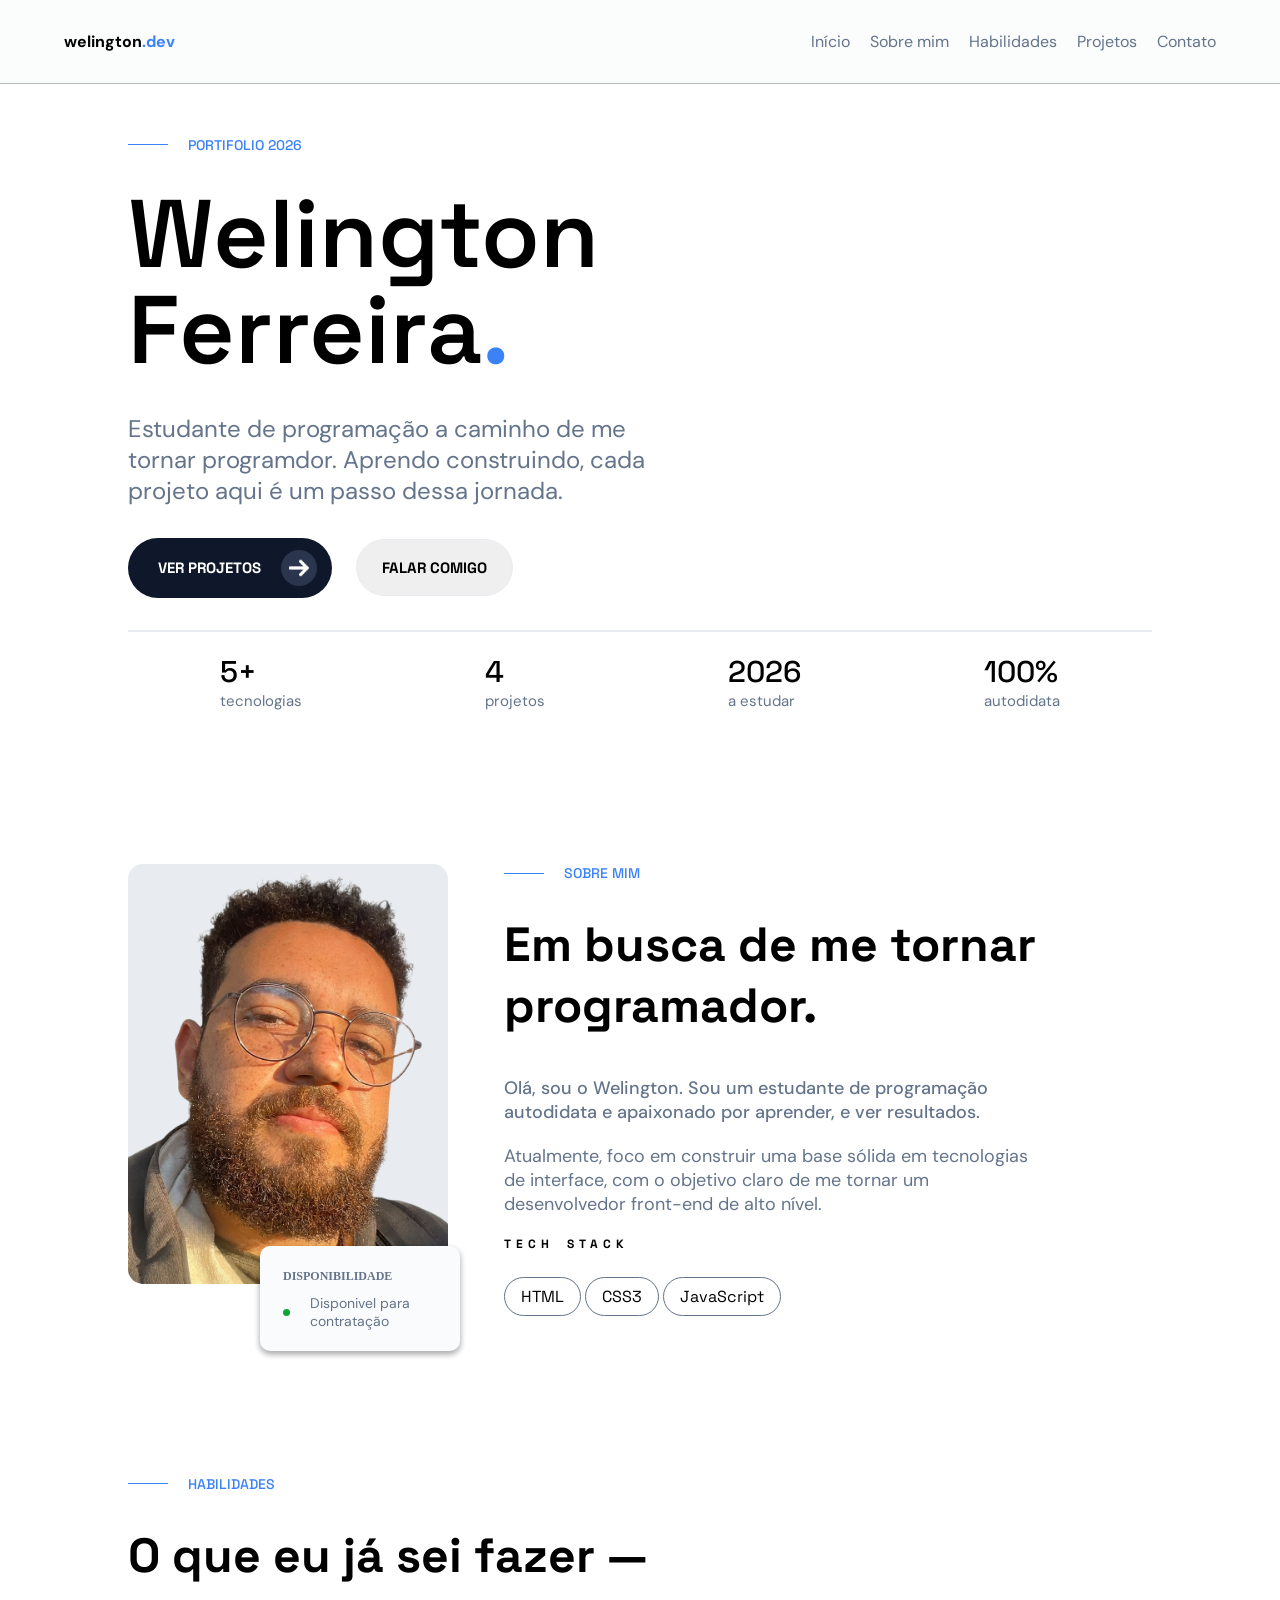
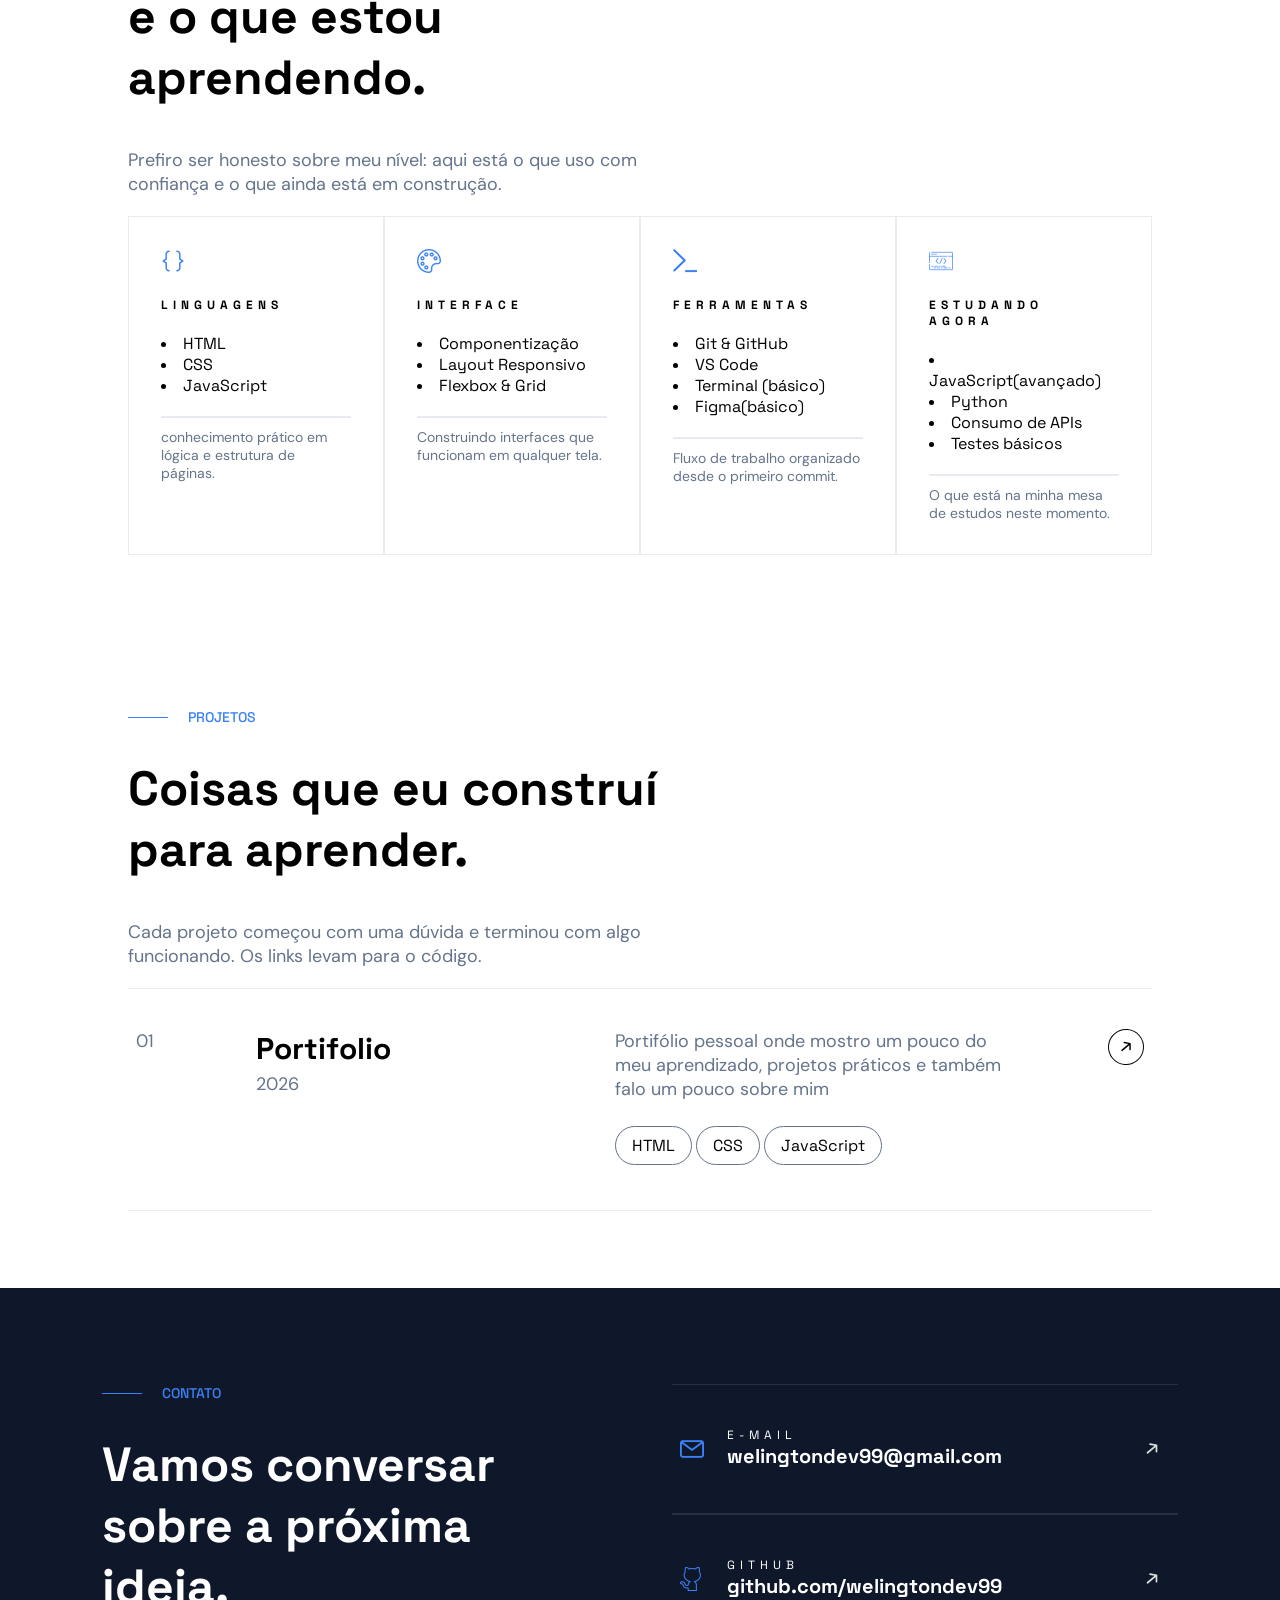
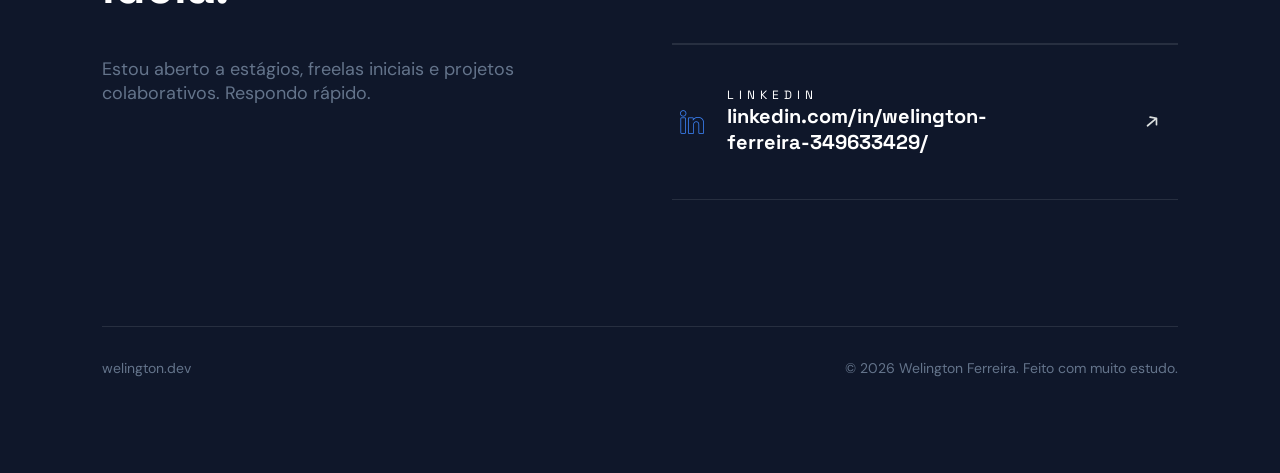
<file: index.html>
<!DOCTYPE html>
<html lang="pt-br">
<head>
    <meta charset="UTF-8">
    <meta name="viewport" content="width=device-width, initial-scale=1.0">
    <!-- SEO básico -->
    <title>Welington Ferreira | Desenvolvedor Front-end</title>
    <meta name="description" content="Portfólio de Welington Ferreira, estudante de programação em busca de se tornar desenvolvedor front-end. HTML, CSS, JavaScript, React e Python.">
    <meta name="author" content="Welington Ferreira">
    <!-- Para compartilhamento social -->
    <meta property="og:title" content="Welington Ferreira | Desenvolvedor Front-end">
    <meta property="og:description" content="Portfólio de Welington Ferreira, estudante de programação.">
    <meta property="og:type" content="website">
    <meta property="og:url" content="https://welingtondev99.github.io/Portifolio">
    <!-- importando fontes -->
    <link rel="preconnect" href="https://fonts.googleapis.com">
    <link rel="preconnect" href="https://fonts.gstatic.com" crossorigin>
    <link href="https://fonts.googleapis.com/css2?family=DM+Sans:ital,opsz,wght@0,9..40,100..1000;1,9..40,100..1000&family=Space+Grotesk:wght@300..700&display=swap" rel="stylesheet">
    <!-- importando css -->
    <link rel="stylesheet" href="./css/global.css">
    <link rel="stylesheet" href="./css/responsivo.css">
    <link rel="icon" href="./img/programmer-favicon.png" type="image">
</head>
<body>
    <!-- cabeçalho -->
    <header class="nav transparente">
        <div class="nova-nav">
            <h4>welington<span class="texto-cor">.dev</span></h4>
       
            <a class="menu">
                <img class="img-menu aberto" alt="">
            </a>
            <ul class="alinhamento-nave">
                <li><a href="#inicio">Início</a></li>
                <li><a href="#sobre">Sobre mim</a></li>
                <li><a href="#habilidades">Habilidades</a></li>
                <li><a href="#projetos">Projetos</a></li>
                <li><a href="#contato">Contato</a></li>
            </ul>
        </div>
        <div class="t"></div>
    </header>
    <!-- corpo -->
    <main>
        <!-- pargina inicial -->
        <section id="inicio" class="estrutura-inicial">
            <div class="conteudo-inicio">
                <div class="estilo-nome-azul espacamento">
                    <span class="linha"></span>
                    <span>PORTIFOLIO 2026</span>
                </div>
                <div>
                    <h1 class="nome">
                        Welington <br> Ferreira<span class="texto-cor">.</span>
                    </h1>
                    
                </div>
                <p class="espacamento texto-inicio">
                    Estudante de programação a caminho de me tornar
                    programdor. Aprendo construindo, cada
                    projeto aqui é um passo dessa jornada.
                </p>
                <div>
                    <button class="espacamento but-projetos">
                        VER PROJETOS
                        <span class="circulo">
                            <img src="./img/seta-esquerda.png" alt="">
                        </span>
                    </button>
                    <button class="but-comigo">
                        FALAR COMIGO
                    </button>
                </div>
                <hr>
                <div class="resumo-bio">
                    <div class="estrutura-bio">
                        <p class="negrito">5+</p>
                        <p class="detalhes">tecnologias</p>
                    </div>
                    <div class="estrutura-bio">
                        <p class="negrito">4</p>
                        <p class="detalhes">projetos</p>
                    </div>
                    <div class="estrutura-bio">
                        <p class="negrito">2026</p>
                        <p class="detalhes">a estudar</p>
                    </div>
                    <div class="estrutura-bio">
                        <p class="negrito">100%</p>
                        <p class="detalhes">autodidata</p>
                    </div>
                </div>

            </div>
        </section>
        <!-- pagina sobre mim -->
        <section id="sobre" class="estrutura-inicial">
            <div class="conteudo-sobre">
                <div class="sobre__foto">
                    <img src="./img/welington.png" alt="Retrato de Welington Ferreira">
                    <div class="sobre-div">
                        <p class="space-grotesk">DISPONIBILIDADE</p>
                        <div class="sobre__status espacamento">
                            <span class="pisca"></span>
                            <p>Disponivel para contratação</p>
                        </div>
                    </div>
                </div>
                <div class="alinhamento-texto">
                    <div class="estilo-nome-azul espacamento">
                        <span class="linha"></span>
                        <span>SOBRE MIM</span>
                    </div>
                    <h2 class="titulo">Em busca de me tornar programador.</h2>
                    <p class="negrito textos ">Olá, sou o Welington. Sou um estudante de programação autodidata e apaixonado por aprender, e ver resultados.</p>
                    <p class="textos">Atualmente, foco em construir uma base sólida em tecnologias de interface, com o objetivo claro de me tornar um desenvolvedor front-end de alto nível.</p>
                    <h4 class="sub-titulos">TECH STACK</h4>
                    <div class="largura-maxima">
                        <span class="stacks">HTML</span>
                        <span class="stacks">CSS3</span>
                        <span class="stacks">JavaScript</span>
                        <!-- <span class="stacks">Python</span> -->
                    </div>
                </div>
            </div>
        </section>
        <!-- pagina de habilidades -->
         <section id="habilidades" class="estrutura-inicial">
            <div class="alinhamento-padding">
                <div class="alinhamento-texto">

                    <div class="estilo-nome-azul espacamento">
                        <span class="linha"></span>
                        <span>HABILIDADES</span>
                    </div>
                    <h2 class="titulo">
                        O que eu já sei fazer — e o que estou aprendendo.
                    </h2>
                    <p class="textos">Prefiro ser honesto sobre meu nível: aqui está o que uso com confiança e o que ainda está em construção.</p>
                   
                </div>
               
                <div class="org-card">
                    <div class="card-habilidades">
                    <img src="./img/colchetes.png" alt="">
                        <h4 class="sub-titulos">LINGUAGENS</h4>
                        <ul class="card__lista">
                            <li>HTML</li>
                            <li>CSS</li>
                            <li>JavaScript</li>
                            <!-- <li>Python</li> -->
                        </ul>
                        <hr>
                        <p>conhecimento prático em lógica e estrutura de páginas.</p>
                    </div>
                    <div class="card-habilidades">
                        <img src="./img/paleta-de-cores.png" alt="">
                        <h4 class="sub-titulos">INTERFACE</h4>
                        <ul class="card__lista">
                            <!-- <li>React.js</li> -->
                            <li>Componentização</li>
                            <li>Layout Responsivo</li>
                            <li>Flexbox & Grid</li>
                        </ul>
                        <hr>
                        <p>Construindo interfaces que funcionam em qualquer tela.</p>
                    </div>
                    <div class="card-habilidades">
                        <img src="./img/ferramentas.png" alt="">
                        <h4 class="sub-titulos">FERRAMENTAS</h4>
                        <ul class="card__lista">
                            <li>Git & GitHub</li>
                            <li>VS Code</li>
                            <li>Terminal (básico)</li>
                            <li>Figma(básico)</li>
                        </ul>
                        <hr>
                        <p>Fluxo de trabalho organizado desde o primeiro commit.</p>
                    </div>
                    <div class="card-habilidades">
                        <img src="./img/programacao.png" alt="">
                        <h4 class="sub-titulos">ESTUDANDO AGORA</h4>
                        <ul class="card__lista">
                            <li>JavaScript(avançado)</li>
                            <li>Python</li>
                            <li>Consumo de APIs</li>
                            <li>Testes básicos</li>
                        </ul>
                        <hr>
                        <p>O que está na minha mesa de estudos neste momento.</p>
                    </div>
                </div>
            </div>
         </section>
         <!-- pagina de projetos -->
        <section id="projetos" class="estrutura-inicial">
            <div class="alinhamento-padding">
                <div class="alinhamento-texto">
                    <div class="estilo-nome-azul espacamento">
                        <span class="linha"></span>
                        <span>PROJETOS</span>
                    </div>
                    <h2 class="titulo">
                        Coisas que eu construí para aprender.
                    </h2>
                    <p class="textos">
                        Cada projeto começou com uma dúvida e terminou com algo funcionando. Os links levam para o código.
                    </p>
                </div>
                <div class="add_projetos"></div>
                <!-- projeto 1 -->
                <!-- <a href="#" target="_blank" class="card-projetos ">
                    <div>
                        <span class="textos">01</span>
                    </div>
                    <div>
                        <h3 class="titulo-projeto">Clima Agora</h3>
                        <span class="textos">2026</span>
                    </div>
                    <div>
                        <p class="textos">App de previsão do tempo que consome API pública e mostra os próximos 5 dias com busca por cidade</p>
                        <span class="stacks">JavaScript</span>
                        <span class="stacks">API REST</span>
                        <span class="stacks">CSS Grid</span>
                    </div>
                    <div class="ali-img">
                        <svg class="img-projetos" xmlns="http://www.w3.org/2000/svg" viewBox="0 0 24 24">
                            <defs>
                                <style>.cls-1{d:'...';opacity:0;}.cls-2{d:'...';}</style>
                            </defs>
                            <title>arrow</title>
                            <g id="Layer_2" data-name="Layer 2">
                                <g id="arrow-back">
                                    <g id="arrow-back-2" data-name="arrow-back">
                                        <rect class="cls-1" width="24" height="24" transform="translate(24 0) rotate(90)"/>
                                        <path class="cls-2" d="M19,11H7.14l3.63-4.36A1,1,0,1,0,9.23,5.36l-5,6a1.19,1.19,0,0,0-.09.15c0,.05,0,.08-.07.13A1,1,0,0,0,4,12H4a1,1,0,0,0,.07.36c0,.05,0,.08.07.13a1.19,1.19,0,0,0,.09.15l5,6A1,1,0,0,0,10,19a1,1,0,0,0,.64-.23,1,1,0,0,0,.13-1.41L7.14,13H19a1,1,0,0,0,0-2Z"/>
                                    </g>
                                </g>
                            </g>
                        </svg>
                    </div>
                </a> -->
                <!-- projeto 2 -->
                <a href="#" target="_blank" class="card-projetos ">
                    <div>
                        <span class="textos">01</span>
                    </div>
                    <div>
                        <h3 class="titulo-projeto">Portifolio</h3>
                        <span class="textos">2026</span>
                    </div>
                    <div>
                        <p class="textos">Portifólio pessoal onde mostro um pouco do meu aprendizado, projetos práticos e também falo um pouco sobre mim</p>
                        <span class="stacks">HTML</span>
                        <span class="stacks">CSS</span>
                        <span class="stacks">JavaScript</span>
                    </div>
                    <div class="ali-img">
                        <svg class="img-projetos" xmlns="http://www.w3.org/2000/svg" viewBox="0 0 24 24">
                            <defs>
                                <style>.cls-1{d:'...';opacity:0;}.cls-2{d:'...';}</style>
                            </defs>
                            <title>arrow-back</title>
                            <g id="Layer_2" data-name="Layer 2">
                                <g id="arrow-back">
                                    <g id="arrow-back-2" data-name="arrow-back">
                                        <rect class="cls-1" width="24" height="24" transform="translate(24 0) rotate(90)"/>
                                        <path class="cls-2" d="M19,11H7.14l3.63-4.36A1,1,0,1,0,9.23,5.36l-5,6a1.19,1.19,0,0,0-.09.15c0,.05,0,.08-.07.13A1,1,0,0,0,4,12H4a1,1,0,0,0,.07.36c0,.05,0,.08.07.13a1.19,1.19,0,0,0,.09.15l5,6A1,1,0,0,0,10,19a1,1,0,0,0,.64-.23,1,1,0,0,0,.13-1.41L7.14,13H19a1,1,0,0,0,0-2Z"/>
                                    </g>
                                </g>
                            </g>
                        </svg>
                    </div>
                </a>

            </div>
        </section>
        <!-- pagina de contato -->
        <section id="contato" class="desing-contato">
            <div class="grid-contato">
                <div class="org-text-contato">
                    <div class="estilo-nome-azul espacamento">
                        <span class="linha"></span>
                        <span>CONTATO</span>
                    </div>
                    <h2 class="titulo">
                        Vamos conversar sobre a próxima ideia.
                    </h2>
                    <p class="textos">Estou aberto a estágios, freelas iniciais e projetos colaborativos. Respondo rápido.</p>
                </div>
                <div>
                    <a href="mailto:welingtondev99@gmail.com" target="_blank" class="card-contato">
                        <img  src="./img/e-mail.png" alt="">
                        <div>
                            <span class="sub-titulos">E-MAIL</span>
                            <h3 class="link-contato">welingtondev99@gmail.com</h3>
                        </div>
                        <div class="ali-img">
                            <img class="img-contato " src="./img/arrowbackoutline_110825.svg" alt="">
                        </div>
                    </a>
                    <a href="https://github.com/welingtondev99" target="_blank" class="card-contato">
                        <img  src="./img/github.png" alt="">
                        <div>
                            <span class="sub-titulos">GITHUB</span>
                            <h3 class="link-contato">github.com/welingtondev99</h3>
                        </div>
                        <div class="ali-img">
                            <img class="img-contato " src="./img/arrowbackoutline_110825.svg" alt="">
                        </div>
                    </a>
                    <a href="https://www.linkedin.com/in/welington-ferreira-349633429/" target="_blank" class="card-contato">
                        <img  src="./img/linkedin.png" alt="">
                        <div>
                            <span class="sub-titulos">LINKEDIN</span>
                            <h3 class="link-contato">linkedin.com/in/welington-ferreira-349633429/</h3>
                        </div>
                        <div class="ali-img">
                            <img class="img-contato " src="./img/arrowbackoutline_110825.svg" alt="">
                        </div>
                    </a>
                </div>
                <footer class="footer">
                    <p>welington.dev</p>
                    <p>© 2026 Welington Ferreira. Feito com muito estudo.</p>
                </footer>
            </div>
        </section>
    </main>
    <script type="module" src="js/main.js"></script>
</body>
</html>
</file>
<file: css/global.css>
@import url('../css/nav.css');
@import url('../css/inicio.css');
@import url('../css/sobre.css');
@import url('../css/habilidades.css');
@import url('../css/projetos.css');
@import url('../css/contato.css');

:root {
    --fundo: #fafbfc;
    --fundo-transparente: rgba(250, 251, 252, 0.886);
    --borda: #e8ecf1;
    --azul-cinza: #64748b;
    --azul-escuro: #0f172a;
    --azul: #3b82f6;
    --font-display: "Space Grotesk", sans-serif;
    --font-sans: "DM Sans", sans-serif;

    /* --transparente: rgba(250, 251, 252, 0.765) 'backdrop-filter': blur(20px); */
  
}

.estrutura-inicial{
    display: flex;
    align-items: flex-start;
    margin: auto;
    /* height: 90vh; */
    width: 80%;
    flex-direction: column;
}


.titulo{
    /* font-size: 48px; */
    font-family: var(--font-display);
    font-weight: 700;
    margin-bottom: 40px;
    font-size: clamp(28px, 4vw, 48px);
}

.textos{
    font-size: 18px;
    font-family: var(--font-sans);
    margin-bottom: 20px;
    color: var(--azul-cinza);
}

.sub-titulos{
    font-family: var(--font-display);
    font-size: 12px;
    word-spacing: 5px;
    letter-spacing: 5px;
    margin-bottom: 20px;
}

.stacks{
    padding: 8px 16px;
    font-family: var(--font-display);
    border: 1px solid var(--azul-cinza);
    border-radius: 35px;
    display: inline-block;
    margin: 5px 0px;
}

.stacks:hover{
    color: var(--azul);
    border: 1px solid var(--azul);
    cursor: default;
}

.largura-maxima{
    width: 80%;
    display: block;
}

html{
    scroll-behavior: smooth;
    scroll-padding-top: 34px
}

* {
    /* background-color: var(--fundo); */
    margin: 0;
    padding: 0;
    box-sizing: border-box;

}

h1{
    font-family: var(--font-display);
    font-weight: 600;
    font-size: clamp(40px, 8vw, 96px);
    line-height: 1;
}

h4{
    font-weight: 700;
}

a{
    text-decoration: none;
    color: inherit;
    background-color: inherit;
}

p{
    font-size: 14px;
    font-family: var(--font-sans);
    color: var(--azul-cinza);
}



button{
    cursor: pointer;
    font-family: var(--font-display);
    font-size: 15px;
    padding: 18px 25px 18px 25px; 
    border-radius: 35px;
    font-weight: 700;
    border: 1px solid var(--borda);
    margin: 0px 20px 0px 0px;
}

hr{
    border: none;
    height: 2px;
    background-color: var(--borda);
    margin-bottom: 10px;
}
.alinhamento-padding, .conteudo-inicio, .conteudo-sobre { padding: clamp(32px, 6vw, 96px); }
</file>
<file: css/responsivo.css>
html,
body {
    max-width: 100%;
    overflow-x: hidden;
}

img,
svg {
    max-width: 100%;
}

/* o header é fixo: garante que a âncora não fique escondida atrás dele */
html {
    scroll-padding-top: 100px;
}


/* ==========================================================================
   1280px — NOTEBOOKS
   ========================================================================== */
@media (max-width: 1280px) {

    .estrutura-inicial {
        width: 92%;
    }

    .desing-contato {
        padding: 96px 8%;
    }

    .grid-contato {
        margin: 0;
        gap: 30px 6%;
    }

    .conteudo-sobre {
        gap: 56px;
    }

    .sobre__foto img {
        width: 320px;
        height: 420px;
    }

    .sobre-div {
        top: auto;
        bottom: -30px;
        right: -12px;
    }
}


/* ==========================================================================
   1024px — TABLETS DEITADOS
   ========================================================================== */
@media (max-width: 1024px) {

    .estrutura-inicial {
        width: 100%;
    }

    .alinhamento-padding,
    .conteudo-inicio,
    .conteudo-sobre {
        padding: 48px 24px;
        width: 100%;
    }

    /* --- INÍCIO --- */
    .texto-inicio {
        width: 100%;
        max-width: 640px;
        font-size: 20px;
    }

    .resumo-bio {
        display: grid;
        grid-template-columns: repeat(4, 1fr);
        gap: 24px 16px;
        justify-content: initial;
    }

    /* --- SOBRE --- */
    .conteudo-sobre {
        flex-direction: column;
        gap: 72px;
        align-items: flex-start;
    }

    .sobre__foto {
        width: 100%;
        max-width: 420px;
    }

    .sobre__foto img {
        width: 100%;
        height: 460px;
    }

    .alinhamento-texto,
    .largura-maxima {
        width: 100%;
    }

    /* --- PROJETOS --- */
    .card-projetos {
        grid-auto-flow: row;
        grid-template-columns: 48px 1fr 44px;
        gap: 8px 16px;
        padding: 32px 8px;
        align-items: start;
    }

    .card-projetos>div:nth-child(1) {
        grid-column: 1;
        grid-row: 1;
    }

    .card-projetos>div:nth-child(2) {
        grid-column: 2;
        grid-row: 1;
    }

    .card-projetos>div:nth-child(3) {
        grid-column: 2;
        grid-row: 2;
    }

    .card-projetos>.ali-img {
        grid-column: 3;
        grid-row: 1;
    }

    /* --- CONTATO --- */
    .desing-contato {
        padding: 80px 24px;
    }

    .grid-contato {
        grid-template-columns: 1fr;
        gap: 40px;
    }

    .footer {
        margin-top: 56px;
    }
}


/* ==========================================================================
   768px — TABLETS EM PÉ / CELULARES GRANDES
   ========================================================================== */
@media (max-width: 768px) {

    /* --- MENU --- */
    .nav {
        height: auto;
        /* flex-direction: column; */
        justify-content: space-between;
        gap: 10px;
        padding: 12px 45px;
    
    }

    .alinhamento-nave {
        display: none;
        gap: 16px;
        flex-wrap: nowrap;
        overflow-x: auto;
        max-width: 100%;
        padding-bottom: 4px;
        font-size: 14px;
        /* esconde a barra de rolagem do menu */
        scrollbar-width: none;
    }

    .alinhamento-nave::-webkit-scrollbar {
        display: none;
    }

    .alinhamento-nave li {
        white-space: nowrap;
    }

    html {
        scroll-padding-top: 120px;
    }

    /* --- INÍCIO --- */
    .conteudo-inicio {
        margin-top: 96px;
    }

    .texto-inicio {
        font-size: 18px;
    }

    .resumo-bio {
        grid-template-columns: repeat(2, 1fr);
    }

    .negrito {
        font-size: 26px;
    }

    /* botões um embaixo do outro e ocupando a largura */
    button {
        width: 100%;
        margin: 0 0 12px 0;
        justify-content: center;
    }

    /* --- SOBRE --- */
    .sobre__foto {
        max-width: 100%;
    }

    .sobre__foto img {
        height: 380px;
    }

    .sobre-div {
        position: static;
        width: 100%;
        height: auto;
        margin-top: 16px;
        box-shadow: none;
        border: 1px solid var(--borda);
    }

    /* --- HABILIDADES --- */
    .org-card {
        grid-template-columns: 1fr;
        gap: 16px;
    }

    .card-habilidades {
        max-width: 100%;
        min-height: 0;
        padding: 24px;
    }

    /* --- CONTATO --- */
    .card-contato {
        grid-auto-flow: row;
        grid-template-columns: 40px 1fr 40px;
        padding: 28px 4px;
        gap: 12px;
    }

    .link-contato {
        font-size: 16px;
        word-break: break-word;
    }

    .footer {
        flex-direction: column;
        align-items: flex-start;
        gap: 8px;
        text-align: left;
    }
}


/* ==========================================================================
   480px — CELULARES
   ========================================================================== */
@media (max-width: 480px) {

    .alinhamento-padding,
    .conteudo-inicio,
    .conteudo-sobre {
        padding: 40px 16px;
    }

    .titulo {
        margin-bottom: 24px;
    }

    .textos {
        font-size: 16px;
    }

    .sub-titulos {
        letter-spacing: 3px;
        word-spacing: 3px;
    }

    .stacks {
        padding: 6px 14px;
        font-size: 14px;
    }

    /* --- INÍCIO --- */
    .conteudo-inicio {
        margin-top: 104px;
    }

    .resumo-bio {
        gap: 20px 12px;
    }

    /* --- SOBRE --- */
    .sobre__foto img {
        height: 320px;
    }

    /* --- PROJETOS --- */
    .card-projetos {
        grid-template-columns: 40px 1fr 40px;
        padding: 24px 4px;
    }

    .titulo-projeto {
        font-size: 22px;
    }

    /* --- CONTATO --- */
    .desing-contato {
        padding: 64px 16px;
    }

    .card-contato {
        grid-template-columns: 32px 1fr;
        padding: 24px 4px;
    }

    /* a seta some no celular para sobrar espaço para o texto */
    .card-contato .ali-img {
        display: none;
    }

    .card-contato>img {
        width: 32px;
    }

    .link-contato {
        font-size: 15px;
    }
}


/* ==========================================================================
   PREFERÊNCIAS DO USUÁRIO
   ========================================================================== */
@media (prefers-reduced-motion: reduce) {

    html {
        scroll-behavior: auto;
    }

    .pisca {
        animation: none;
    }
}
</file>
